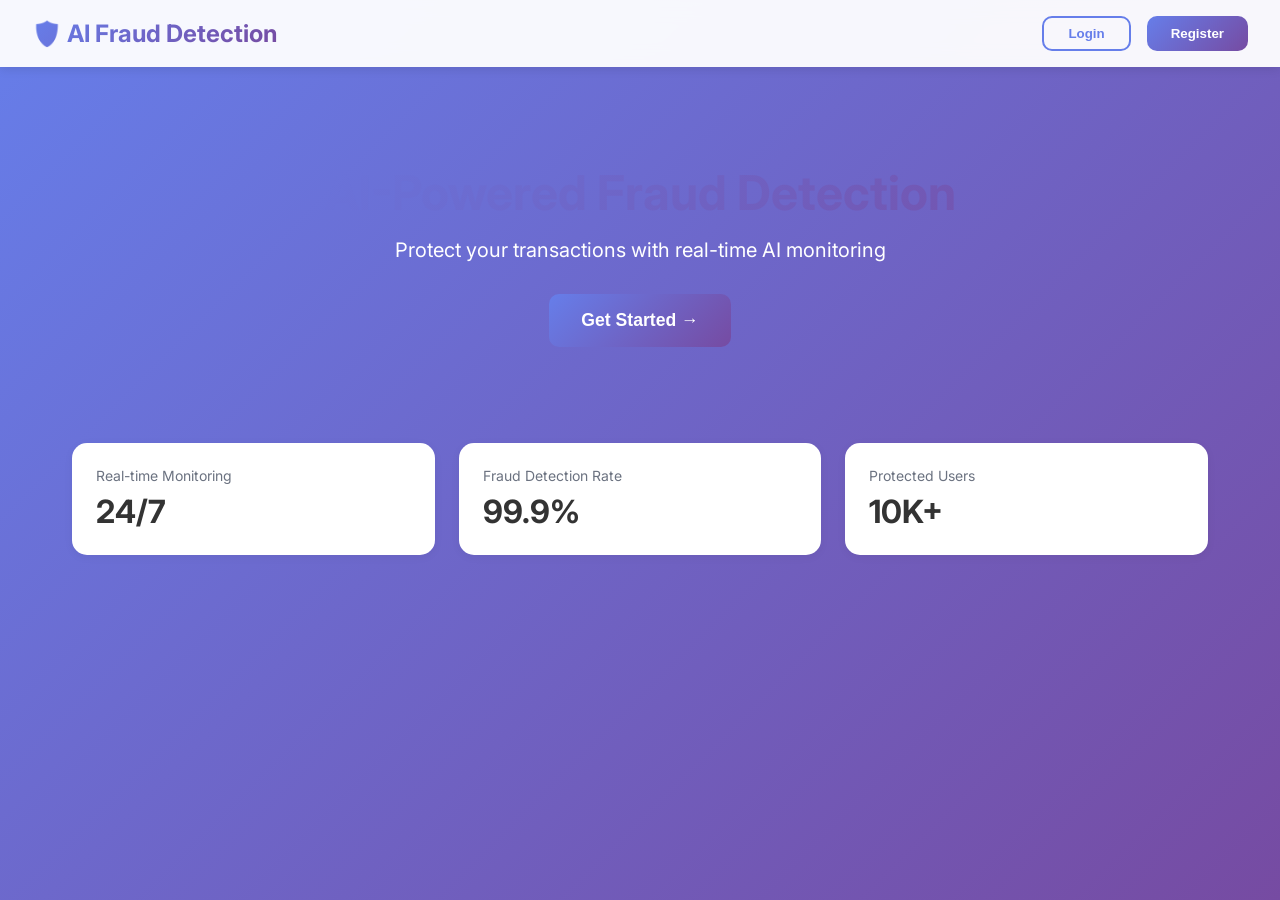
<file: frontend/index.html>
<!DOCTYPE html>
<html lang="en">
<head>
    <meta charset="UTF-8">
    <meta name="viewport" content="width=device-width, initial-scale=1.0">
    <title>AI Fraud Detection System</title>
    <link rel="stylesheet" href="css/style.css">
</head>
<body>
    <div class="navbar">
        <div class="logo">🛡️ AI Fraud Detection</div>
        <div class="nav-buttons">
            <button class="btn btn-outline" onclick="location.href='login.html'">Login</button>
            <button class="btn btn-primary" onclick="location.href='register.html'">Register</button>
        </div>
    </div>

    <div class="container fade-in">
        <div style="text-align: center; padding: 4rem 0;">
            <h1 style="font-size: 3rem; margin-bottom: 1rem; background: linear-gradient(135deg, #667eea 0%, #764ba2 100%); -webkit-background-clip: text; -webkit-text-fill-color: transparent;">
                AI-Powered Fraud Detection
            </h1>
            <p style="font-size: 1.25rem; color: white; margin-bottom: 2rem;">
                Protect your transactions with real-time AI monitoring
            </p>
            <button class="btn btn-primary" style="padding: 1rem 2rem; font-size: 1.1rem;" onclick="location.href='register.html'">
                Get Started →
            </button>
        </div>

        <div class="stats-grid" style="margin-top: 2rem;">
            <div class="stat-card">
                <div class="stat-title">Real-time Monitoring</div>
                <div class="stat-value">24/7</div>
            </div>
            <div class="stat-card">
                <div class="stat-title">Fraud Detection Rate</div>
                <div class="stat-value">99.9%</div>
            </div>
            <div class="stat-card">
                <div class="stat-title">Protected Users</div>
                <div class="stat-value">10K+</div>
            </div>
        </div>
    </div>
</body>
</html>
</file>
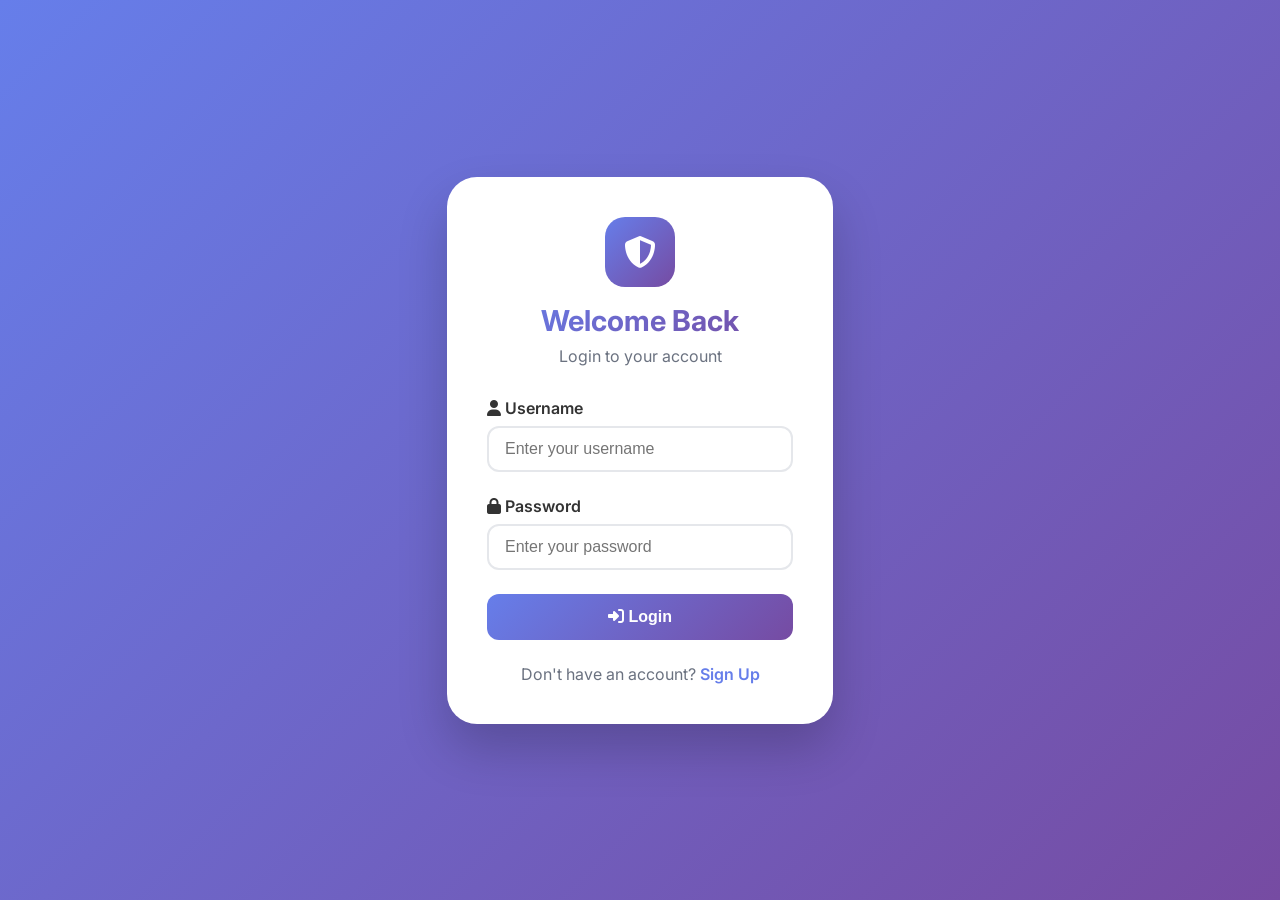
<file: frontend/admin.html>
<!DOCTYPE html>
<html lang="en">
<head>
    <meta charset="UTF-8">
    <meta name="viewport" content="width=device-width, initial-scale=1.0">
    <title>Admin Panel - AI Fraud Detection</title>
    <link rel="stylesheet" href="css/style.css">
</head>
<body>
    <div class="navbar">
        <div class="logo">🛡️ GuardAI Admin</div>
        <div class="nav-buttons">
            <span id="adminName" style="margin-right: 1rem; color: #667eea; font-weight: 600;">Admin</span>
            <button class="btn btn-outline" onclick="logout()">Logout</button>
        </div>
    </div>

    <div class="container fade-in">
        <h1>Transaction Review Panel</h1>
        <p>Review suspicious transactions in real time</p>

        <div class="stats-grid" id="statsGrid">
            <div class="stat-card"><div class="stat-title">Total Transactions</div><div class="stat-value" id="totalTrans">0</div></div>
            <div class="stat-card"><div class="stat-title">Total Users</div><div class="stat-value" id="totalUsers">0</div></div>
            <div class="stat-card"><div class="stat-title">Blocked</div><div class="stat-value" id="blockedCount">0</div></div>
            <div class="stat-card"><div class="stat-title">Approved</div><div class="stat-value" id="approvedCount">0</div></div>
        </div>

        <div style="margin-bottom: 1rem; display: flex; gap: 1rem; flex-wrap: wrap;">
            <button class="btn btn-primary" onclick="filterTransactions('ALL')">ALL</button>
            <button class="btn btn-success" onclick="filterTransactions('APPROVED')">APPROVED</button>
            <button class="btn btn-danger" onclick="filterTransactions('BLOCKED')">BLOCKED</button>
            <button class="btn btn-warning" onclick="filterTransactions('FLAGGED')">FLAGGED</button>
        </div>

        <div class="table-container">
            <table>
                <thead>
                    <tr>
                        <th>ID</th>
                        <th>User</th>
                        <th>Amount</th>
                        <th>Merchant</th>
                        <th>Location</th>
                        <th>Risk Score</th>
                        <th>Status</th>
                        <th>Action</th>
                    </tr>
                </thead>
                <tbody id="transactionTable"></tbody>
            </table>
        </div>
    </div>

    <!-- Include auth.js for logout function -->
    <script src="js/auth.js"></script>
    <script src="js/admin.js"></script>
</body>
</html>
</file>
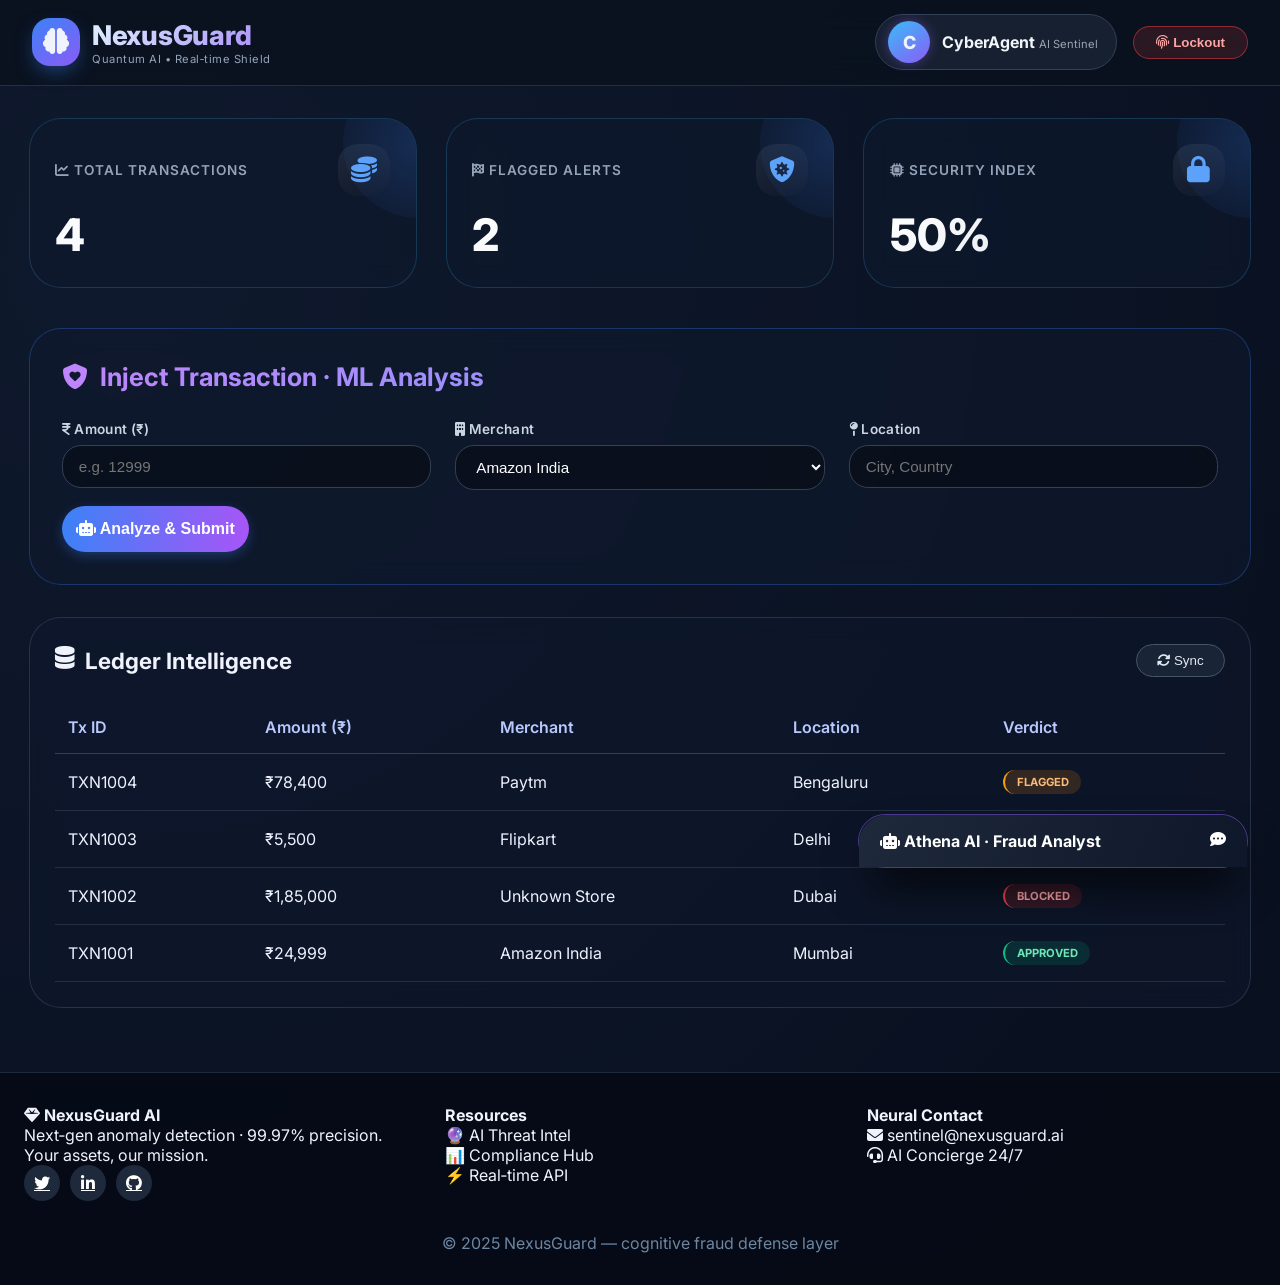
<file: frontend/dashboard.html>
<!DOCTYPE html>
<html lang="en">
<head>
    <meta charset="UTF-8">
    <meta name="viewport" content="width=device-width, initial-scale=1.0, user-scalable=yes">
    <title>NexusGuard | AI Fraud Detection & Intelligence</title>
    <link href="https://fonts.googleapis.com/css2?family=Inter:opsz,wght@14..32,300;14..32,400;14..32,500;14..32,600;14..32,700;14..32,800;14..32,900&display=swap" rel="stylesheet">
    <link rel="stylesheet" href="https://cdnjs.cloudflare.com/ajax/libs/font-awesome/6.4.0/css/all.min.css">
    <style>
        * {
            margin: 0;
            padding: 0;
            box-sizing: border-box;
        }

        body {
            font-family: 'Inter', sans-serif;
            background: radial-gradient(circle at 10% 20%, rgba(15, 25, 45, 1) 0%, rgba(8, 15, 30, 1) 100%);
            min-height: 100vh;
            color: #f0f3fc;
            scroll-behavior: smooth;
        }

        /* Glass morphism core */
        .glass-card {
            background: rgba(20, 30, 55, 0.45);
            backdrop-filter: blur(14px);
            border-radius: 2rem;
            border: 1px solid rgba(110, 130, 200, 0.2);
            box-shadow: 0 20px 40px -12px rgba(0, 0, 0, 0.3);
            transition: all 0.35s cubic-bezier(0.2, 0.9, 0.4, 1.1);
        }

        .glass-card:hover {
            border-color: rgba(110, 130, 255, 0.5);
            box-shadow: 0 25px 45px -12px rgba(0, 0, 0, 0.5);
            transform: translateY(-3px);
        }

        /* Header premium style */
        .header {
            background: rgba(10, 18, 30, 0.75);
            backdrop-filter: blur(16px);
            border-bottom: 1px solid rgba(72, 187, 255, 0.2);
            position: sticky;
            top: 0;
            z-index: 1100;
        }

        .header-container {
            max-width: 1400px;
            margin: 0 auto;
            padding: 0.9rem 2rem;
            display: flex;
            justify-content: space-between;
            align-items: center;
            flex-wrap: wrap;
        }

        .logo {
            display: flex;
            align-items: center;
            gap: 12px;
        }

        .logo-icon {
            width: 48px;
            height: 48px;
            background: linear-gradient(145deg, #3b82f6, #8b5cf6);
            border-radius: 18px;
            display: flex;
            align-items: center;
            justify-content: center;
            font-size: 26px;
            box-shadow: 0 8px 20px -5px #3b82f680;
            transition: 0.2s;
        }

        .logo-text h1 {
            font-size: 1.7rem;
            font-weight: 800;
            background: linear-gradient(135deg, #E0F2FE, #A78BFA);
            -webkit-background-clip: text;
            background-clip: text;
            color: transparent;
            letter-spacing: -0.3px;
        }

        .logo-text p {
            font-size: 0.7rem;
            color: #94a3b8;
            letter-spacing: 0.5px;
        }

        .user-info {
            display: flex;
            align-items: center;
            gap: 12px;
            background: rgba(30, 41, 59, 0.7);
            backdrop-filter: blur(4px);
            padding: 6px 18px 6px 12px;
            border-radius: 60px;
            border: 1px solid #334155;
        }

        .user-avatar {
            width: 42px;
            height: 42px;
            background: linear-gradient(145deg, #38bdf8, #8b5cf6);
            border-radius: 50%;
            display: flex;
            align-items: center;
            justify-content: center;
            font-weight: 800;
            font-size: 18px;
            box-shadow: 0 0 12px rgba(139, 92, 246, 0.4);
        }

        .user-name {
            font-weight: 700;
            color: #f1f5f9;
        }

        .user-role {
            font-size: 0.7rem;
            color: #9ca3af;
        }

        .logout-btn {
            background: rgba(239, 68, 68, 0.15);
            backdrop-filter: blur(4px);
            border: 1px solid rgba(239, 68, 68, 0.5);
            color: #fca5a5;
            padding: 8px 22px;
            border-radius: 40px;
            font-weight: 600;
            transition: 0.25s;
            cursor: pointer;
        }

        .logout-btn:hover {
            background: #ef4444;
            color: white;
            border-color: #ef4444;
            transform: scale(1.02);
            box-shadow: 0 6px 14px #ef444430;
        }

        /* stats grid modern */
        .stats-grid {
            display: grid;
            grid-template-columns: repeat(auto-fit, minmax(270px, 1fr));
            gap: 1.8rem;
            margin-bottom: 2.5rem;
        }

        .stat-card {
            background: rgba(15, 25, 45, 0.65);
            backdrop-filter: blur(12px);
            padding: 1.6rem;
            border-radius: 2rem;
            border: 1px solid rgba(72, 187, 255, 0.2);
            transition: all 0.3s;
            position: relative;
            overflow: hidden;
        }

        .stat-card::after {
            content: '';
            position: absolute;
            top: -30%;
            right: -20%;
            width: 150px;
            height: 150px;
            background: radial-gradient(circle, rgba(59,130,246,0.2), transparent);
            border-radius: 50%;
            pointer-events: none;
        }

        .stat-header {
            display: flex;
            justify-content: space-between;
            align-items: center;
        }

        .stat-title {
            font-size: 0.85rem;
            font-weight: 600;
            letter-spacing: 1px;
            color: #94a3b8;
        }

        .stat-icon {
            width: 52px;
            height: 52px;
            background: linear-gradient(145deg, #1e293b, #0f172a);
            border-radius: 20px;
            display: flex;
            align-items: center;
            justify-content: center;
            font-size: 26px;
            color: #60a5fa;
        }

        .stat-value {
            font-size: 2.8rem;
            font-weight: 800;
            background: linear-gradient(135deg, #FFFFFF, #cbd5e1);
            -webkit-background-clip: text;
            background-clip: text;
            color: transparent;
            margin-top: 0.7rem;
        }

        /* Form styling premium */
        .form-wrapper {
            background: rgba(15, 25, 45, 0.6);
            backdrop-filter: blur(14px);
            border-radius: 2rem;
            padding: 2rem;
            border: 1px solid rgba(59, 130, 246, 0.3);
            margin-bottom: 2rem;
        }

        .form-title {
            font-size: 1.6rem;
            font-weight: 700;
            margin-bottom: 1.8rem;
            display: flex;
            align-items: center;
            gap: 12px;
            background: linear-gradient(120deg, #c084fc, #60a5fa);
            -webkit-background-clip: text;
            background-clip: text;
            color: transparent;
        }

        .form-grid {
            display: grid;
            grid-template-columns: repeat(auto-fit, minmax(250px, 1fr));
            gap: 1.5rem;
        }

        .input-group {
            display: flex;
            flex-direction: column;
            gap: 8px;
        }

        .input-group label {
            font-weight: 600;
            color: #cbd5e1;
            font-size: 0.85rem;
            letter-spacing: 0.3px;
        }

        .input-group input, .input-group select {
            background: rgba(0, 0, 0, 0.35);
            border: 1px solid #334155;
            padding: 12px 16px;
            border-radius: 1.2rem;
            font-size: 0.95rem;
            color: white;
            transition: all 0.2s;
        }

        .input-group input:focus, .input-group select:focus {
            outline: none;
            border-color: #8b5cf6;
            box-shadow: 0 0 0 3px rgba(139, 92, 246, 0.3);
            background: rgba(0, 0, 0, 0.6);
        }

        .submit-btn {
            background: linear-gradient(95deg, #3b82f6, #a855f7);
            border: none;
            padding: 14px;
            border-radius: 2rem;
            font-weight: 700;
            font-size: 1rem;
            margin-top: 1rem;
            cursor: pointer;
            transition: 0.25s;
            color: white;
            box-shadow: 0 4px 12px rgba(59,130,246,0.3);
        }

        .submit-btn:hover {
            transform: scale(1.02);
            box-shadow: 0 12px 24px -8px #8b5cf6;
            background: linear-gradient(95deg, #2563eb, #9333ea);
        }

        /* Table modern glass */
        .table-wrapper {
            background: rgba(15, 25, 45, 0.55);
            backdrop-filter: blur(12px);
            border-radius: 2rem;
            padding: 1.6rem;
            border: 1px solid rgba(100, 116, 139, 0.3);
            overflow-x: auto;
        }

        .table-header {
            display: flex;
            justify-content: space-between;
            align-items: center;
            flex-wrap: wrap;
            margin-bottom: 1.5rem;
        }

        .table-title {
            font-size: 1.4rem;
            font-weight: 700;
            display: flex;
            gap: 10px;
        }

        .refresh-btn {
            background: rgba(30, 41, 59, 0.8);
            border: 1px solid #475569;
            padding: 8px 20px;
            border-radius: 2rem;
            color: #e2e8f0;
            cursor: pointer;
            transition: 0.2s;
        }

        .refresh-btn:hover {
            background: #334155;
            border-color: #8b5cf6;
            transform: translateY(-2px);
        }

        table {
            width: 100%;
            border-collapse: collapse;
        }

        th {
            text-align: left;
            padding: 1rem 0.8rem;
            font-weight: 600;
            color: #b9c8ff;
            border-bottom: 1px solid #334155;
        }

        td {
            padding: 1rem 0.8rem;
            border-bottom: 1px solid rgba(51, 65, 85, 0.6);
            color: #eef2ff;
        }

        tr:hover td {
            background: rgba(59, 130, 246, 0.1);
        }

        .badge {
            padding: 5px 12px;
            border-radius: 40px;
            font-size: 0.7rem;
            font-weight: 700;
            display: inline-block;
            backdrop-filter: blur(4px);
        }

        .badge-approved { background: #05966930; color: #6ee7b7; border-left: 2px solid #10b981; }
        .badge-blocked { background: #dc262630; color: #fca5a5; border-left: 2px solid #ef4444; }
        .badge-flagged { background: #d9770630; color: #fdba74; border-left: 2px solid #f59e0b; }
        .badge-pending { background: #3b82f630; color: #93c5fd; border-left: 2px solid #3b82f6; }

        /* footer premium */
        .footer {
            background: rgba(5, 10, 20, 0.85);
            backdrop-filter: blur(12px);
            margin-top: 4rem;
            padding: 2rem 1.5rem;
            border-top: 1px solid #1e293b;
        }

        .footer-container {
            max-width: 1400px;
            margin: 0 auto;
            display: grid;
            grid-template-columns: repeat(auto-fit, minmax(220px, 1fr));
            gap: 2rem;
        }

        .social-links a {
            display: inline-flex;
            background: #1e293b;
            margin-right: 10px;
            width: 36px;
            height: 36px;
            border-radius: 50%;
            align-items: center;
            justify-content: center;
            transition: 0.2s;
            color: white;
        }

        .social-links a:hover {
            background: #8b5cf6;
            transform: translateY(-3px);
        }

        /* Chatbot elevated */
        .chatbot {
            position: fixed;
            bottom: 2rem;
            right: 2rem;
            width: 390px;
            background: rgba(12, 20, 35, 0.95);
            backdrop-filter: blur(16px);
            border-radius: 28px;
            border: 1px solid rgba(139, 92, 246, 0.5);
            box-shadow: 0 25px 45px -12px black;
            z-index: 1200;
            transition: 0.2s;
        }

        .chat-header {
            background: linear-gradient(115deg, #1e293b, #0f172a);
            padding: 1rem 1.3rem;
            border-radius: 28px 28px 0 0;
            cursor: pointer;
            display: flex;
            justify-content: space-between;
            font-weight: 700;
            color: white;
        }

        .chat-body {
            max-height: 430px;
            overflow-y: auto;
            padding: 1rem;
            display: none;
            background: rgba(0, 0, 0, 0.3);
            border-radius: 0 0 28px 28px;
        }

        .chat-message {
            margin-bottom: 12px;
            padding: 10px 14px;
            border-radius: 20px;
            max-width: 85%;
            font-size: 0.85rem;
        }

        .user-message {
            background: linear-gradient(125deg, #3b82f6, #8b5cf6);
            margin-left: auto;
            color: white;
            border-radius: 22px 22px 6px 22px;
        }

        .bot-message {
            background: #1e293b;
            color: #e2e8f0;
            margin-right: auto;
            border-radius: 22px 22px 22px 6px;
        }

        .chat-input-container {
            display: flex;
            padding: 12px;
            gap: 8px;
            background: #0f172a;
            border-top: 1px solid #334155;
        }

        .chat-input-container input {
            background: #1e293b;
            border: none;
            padding: 10px 14px;
            border-radius: 28px;
            color: white;
            flex: 1;
        }

        /* responsiveness */
        @media (max-width: 680px) {
            .header-container { flex-direction: column; gap: 12px; }
            .chatbot { width: 92%; right: 4%; bottom: 1rem; }
            .stat-value { font-size: 2rem; }
        }
    </style>
</head>
<body>

<header class="header">
    <div class="header-container">
        <div class="logo">
            <div class="logo-icon"><i class="fas fa-brain"></i></div>
            <div class="logo-text">
                <h1>NexusGuard</h1>
                <p>Quantum AI • Real‑time Shield</p>
            </div>
        </div>
        <div class="nav-menu" style="display: flex; align-items: center; gap: 1rem;">
            <div class="user-info">
                <div class="user-avatar" id="userAvatar">U</div>
                <div class="user-details">
                    <span class="user-name" id="userName">Explorer</span>
                    <span class="user-role">AI Sentinel</span>
                </div>
            </div>
            <button class="logout-btn" onclick="logout()"><i class="fas fa-fingerprint"></i> Lockout</button>
        </div>
    </div>
</header>

<main class="main-container" style="max-width: 1400px; margin: 2rem auto; padding: 0 1.8rem;">
    <!-- Dynamic stats -->
    <div class="stats-grid">
        <div class="stat-card"><div class="stat-header"><span class="stat-title"><i class="fas fa-chart-line"></i> TOTAL TRANSACTIONS</span><div class="stat-icon"><i class="fas fa-coins"></i></div></div><div class="stat-value" id="myTransactions">0</div></div>
        <div class="stat-card"><div class="stat-header"><span class="stat-title"><i class="fas fa-flag-checkered"></i> FLAGGED ALERTS</span><div class="stat-icon"><i class="fas fa-shield-virus"></i></div></div><div class="stat-value" id="alerts">0</div></div>
        <div class="stat-card"><div class="stat-header"><span class="stat-title"><i class="fas fa-microchip"></i> SECURITY INDEX</span><div class="stat-icon"><i class="fas fa-lock"></i></div></div><div class="stat-value" id="securityScore">100%</div></div>
    </div>

    <!-- Transaction form premium -->
    <div class="form-wrapper">
        <div class="form-title"><i class="fas fa-shield-heart"></i> <span>Inject Transaction · ML Analysis</span></div>
        <form id="transactionForm">
            <div class="form-grid">
                <div class="input-group"><label><i class="fas fa-indian-rupee-sign"></i> Amount (₹)</label><input type="number" id="amount" placeholder="e.g. 12999" required></div>
                <div class="input-group"><label><i class="fas fa-building"></i> Merchant</label><select id="merchant"><option>Amazon India</option><option>Flipkart</option><option>Paytm</option><option>RazorPayX</option><option>Other</option></select></div>
                <div class="input-group"><label><i class="fas fa-map-pin"></i> Location</label><input type="text" id="location" placeholder="City, Country" required></div>
            </div>
            <button type="submit" class="submit-btn"><i class="fas fa-robot"></i> Analyze & Submit</button>
        </form>
    </div>

    <!-- History Table glass -->
    <div class="table-wrapper">
        <div class="table-header"><div class="table-title"><i class="fas fa-database"></i> <span>Ledger Intelligence</span></div><button class="refresh-btn" onclick="loadTransactions()"><i class="fas fa-sync-alt"></i> Sync</button></div>
        <div style="overflow-x: auto;">
            <table>
                <thead><tr><th>Tx ID</th><th>Amount (₹)</th><th>Merchant</th><th>Location</th><th>Verdict</th></tr></thead>
                <tbody id="transactionHistory"><tr><td colspan="5" style="text-align:center;">Syncing encrypted ledger...</td></tr></tbody>
            </table>
        </div>
    </div>
</main>

<footer class="footer">
    <div class="footer-container">
        <div class="footer-section"><h4><i class="fas fa-gem"></i> NexusGuard AI</h4><p>Next‑gen anomaly detection · 99.97% precision. Your assets, our mission.</p><div class="social-links"><a href="#"><i class="fab fa-twitter"></i></a><a href="#"><i class="fab fa-linkedin-in"></i></a><a href="#"><i class="fab fa-github"></i></a></div></div>
        <div class="footer-section"><h4>Resources</h4><p>🔮 AI Threat Intel</p><p>📊 Compliance Hub</p><p>⚡ Real‑time API</p></div>
        <div class="footer-section"><h4>Neural Contact</h4><p><i class="fas fa-envelope"></i> sentinel@nexusguard.ai</p><p><i class="fas fa-headset"></i> AI Concierge 24/7</p></div>
    </div>
    <div class="footer-bottom" style="text-align:center; margin-top: 2rem; color:#6c86a3;">&copy; 2025 NexusGuard — cognitive fraud defense layer</div>
</footer>

<!-- Chatbot assistant -->
<div class="chatbot">
    <div class="chat-header" onclick="toggleChat()"><span><i class="fas fa-robot"></i> Athena AI · Fraud Analyst</span><i class="fas fa-comment-dots"></i></div>
    <div class="chat-body" id="chatBody">
        <div class="chat-message bot-message"><i class="fas fa-microchip"></i> ⚡ I'm Athena, your fraud co-pilot. Ask me about risk patterns, transaction rules, or security tips!</div>
        <div class="chat-input-container"><input type="text" id="chatInput" placeholder="Ask about fraud thresholds..."><button class="submit-btn" onclick="sendMessage()" style="padding:8px 18px;">Send</button></div>
    </div>
</div>

<script>
    // ----- GLOBAL STATE & MOCK BACKEND (simulate realistic fraud) -----
    let transactionsArray = [];

    // load initial demo data
    function seedDemoData() {
        const stored = localStorage.getItem('nexus_transactions');
        if(stored) {
            transactionsArray = JSON.parse(stored);
        } else {
            transactionsArray = [
                { id: "TXN1001", amount: 24999, receiverId: "Amazon India", senderLocation: "Mumbai", status: "APPROVED", riskLevel: "LOW", timestamp: Date.now() - 86400000 },
                { id: "TXN1002", amount: 185000, receiverId: "Unknown Store", senderLocation: "Dubai", status: "BLOCKED", riskLevel: "CRITICAL", timestamp: Date.now() - 43200000 },
                { id: "TXN1003", amount: 5500, receiverId: "Flipkart", senderLocation: "Delhi", status: "APPROVED", riskLevel: "LOW", timestamp: Date.now() - 21600000 },
                { id: "TXN1004", amount: 78400, receiverId: "Paytm", senderLocation: "Bengaluru", status: "FLAGGED", riskLevel: "MEDIUM", timestamp: Date.now() - 7200000 }
            ];
            localStorage.setItem('nexus_transactions', JSON.stringify(transactionsArray));
        }
        updateStatsAndTable();
    }

    function updateStatsAndTable() {
        const tbody = document.getElementById('transactionHistory');
        if(!transactionsArray.length) {
            tbody.innerHTML = '<tr><td colspan="5" style="text-align:center;">✨ No transactions, add new one</td></tr>';
            document.getElementById('myTransactions').innerText = '0';
            document.getElementById('alerts').innerText = '0';
            document.getElementById('securityScore').innerText = '100%';
            return;
        }
        tbody.innerHTML = '';
        let alerted = 0;
        transactionsArray.slice().reverse().forEach(t => {
            const status = t.status || 'PENDING';
            let badgeClass = 'badge-pending';
            if(status === 'APPROVED') badgeClass = 'badge-approved';
            else if(status === 'BLOCKED') badgeClass = 'badge-blocked';
            else if(status === 'FLAGGED') badgeClass = 'badge-flagged';
            if(status === 'FLAGGED' || status === 'BLOCKED') alerted++;
            tbody.innerHTML += `<tr>
                <td>${t.id || t.transactionId || 'TX'+Math.floor(Math.random()*9999)}</td>
                <td>₹${(t.amount || 0).toLocaleString('en-IN')}</td>
                <td>${t.receiverId || 'N/A'}</td>
                <td>${t.senderLocation || 'Global'}</td>
                <td><span class="badge ${badgeClass}">${status}</span></td>
            </tr>`;
        });
        document.getElementById('myTransactions').innerText = transactionsArray.length;
        document.getElementById('alerts').innerText = alerted;
        let safeScore = transactionsArray.length ? ((transactionsArray.length - alerted) / transactionsArray.length * 100).toFixed(0) : 100;
        document.getElementById('securityScore').innerText = safeScore + '%';
    }

    // intelligent fraud detection simulator (dynamic rules)
    function evaluateFraudRisk(amount, merchant, location) {
        let riskScore = 0;
        let reason = "";
        if(amount > 75000) { riskScore += 45; reason = "High amount > ₹75k"; }
        else if(amount > 35000) { riskScore += 20; reason = "Moderate amount"; }
        if(merchant === "Other") { riskScore += 30; reason += " + untrusted merchant"; }
        if(location && (location.toLowerCase().includes('abroad') || location.toLowerCase().includes('nigeria') || location.toLowerCase().includes('dark'))) riskScore += 35;
        if(amount > 200000) riskScore = 95;
        if(riskScore >= 70) return { status: "BLOCKED", riskLevel: "HIGH", message: "🚨 Blocked: Suspicious pattern" };
        if(riskScore >= 40) return { status: "FLAGGED", riskLevel: "MEDIUM", message: "⚠️ Flagged for manual review" };
        return { status: "APPROVED", riskLevel: "LOW", message: "✅ AI cleared" };
    }

    // add transaction with AI verdict
    window.addTransaction = async function(transaction) {
        const newId = "TXN" + (Math.floor(Math.random() * 90000) + 10000);
        const fraudEval = evaluateFraudRisk(transaction.amount, transaction.receiverId, transaction.senderLocation);
        const newTx = {
            id: newId,
            amount: transaction.amount,
            receiverId: transaction.receiverId,
            senderLocation: transaction.senderLocation,
            status: fraudEval.status,
            riskLevel: fraudEval.riskLevel,
            timestamp: Date.now()
        };
        transactionsArray.unshift(newTx);
        localStorage.setItem('nexus_transactions', JSON.stringify(transactionsArray));
        updateStatsAndTable();
        return fraudEval;
    };

    // form handler
    document.getElementById('transactionForm')?.addEventListener('submit', async (e) => {
        e.preventDefault();
        const username = localStorage.getItem('username') || "Sentinel";
        const amountVal = parseFloat(document.getElementById('amount').value);
        if(isNaN(amountVal) || amountVal <= 0) { alert("Enter valid amount"); return; }
        const merchant = document.getElementById('merchant').value;
        const location = document.getElementById('location').value.trim();
        if(!location) { alert("Location required for risk mapping"); return; }
        const txData = {
            amount: amountVal,
            receiverId: merchant,
            senderLocation: location,
        };
        const result = await window.addTransaction(txData);
        alert(`🤖 AI Decision: ${result.status}\nRisk: ${result.riskLevel}\n${result.message}`);
        document.getElementById('transactionForm').reset();
    });

    // load from localstorage on refresh
    window.loadTransactions = function() {
        const stored = localStorage.getItem('nexus_transactions');
        if(stored) transactionsArray = JSON.parse(stored);
        updateStatsAndTable();
    };

    // Logout & user info
    window.logout = function() {
        localStorage.removeItem('username');
        alert("Session terminated. Redirecting to login...");
        window.location.href = "login.html";
    };
    const storedUser = localStorage.getItem('username');
    if(storedUser) {
        document.getElementById('userName').innerText = storedUser;
        document.getElementById('userAvatar').innerText = storedUser.charAt(0).toUpperCase();
    } else {
        localStorage.setItem('username', 'CyberAgent');
        document.getElementById('userName').innerText = 'CyberAgent';
        document.getElementById('userAvatar').innerText = 'C';
    }
    seedDemoData();

    // ----- CHATBOT INTELLIGENCE (simulate smart responses)-----
    window.toggleChat = function() {
        const body = document.getElementById('chatBody');
        if(body.style.display === 'none' || body.style.display === '') body.style.display = 'block';
        else body.style.display = 'none';
    };
    window.sendMessage = function() {
        const input = document.getElementById('chatInput');
        const msg = input.value.trim();
        if(!msg) return;
        const chatBodyDiv = document.getElementById('chatBody');
        const userMsgDiv = document.createElement('div');
        userMsgDiv.className = 'chat-message user-message';
        userMsgDiv.innerHTML = `<i class="fas fa-user"></i> ${escapeHtml(msg)}`;
        chatBodyDiv.insertBefore(userMsgDiv, chatBodyDiv.querySelector('.chat-input-container'));
        setTimeout(() => {
            const botReply = getBotResponse(msg.toLowerCase());
            const botMsgDiv = document.createElement('div');
            botMsgDiv.className = 'chat-message bot-message';
            botMsgDiv.innerHTML = `<i class="fas fa-robot"></i> ${botReply}`;
            chatBodyDiv.insertBefore(botMsgDiv, chatBodyDiv.querySelector('.chat-input-container'));
            chatBodyDiv.scrollTop = chatBodyDiv.scrollHeight;
        }, 400);
        input.value = '';
        chatBodyDiv.scrollTop = chatBodyDiv.scrollHeight;
    };
    function getBotResponse(q) {
        if(q.includes('fraud') || q.includes('risk')) return "🛡️ Our AI uses amount velocity, merchant reputation & location anomalies. Transactions > ₹75k or 'Other' merchants get flagged. We also monitor cross-border patterns.";
        if(q.includes('block') || q.includes('blocked')) return "⛔ A transaction is blocked when risk score exceeds 70% — usually high amount + unusual merchant + risky location. You can review details in ledger.";
        if(q.includes('score') || q.includes('security')) return "📈 Security index is based on approved vs suspicious ratio. Keep your transactions legitimate to maintain high score!";
        if(q.includes('alert')) return "⚠️ Flagged transactions appear in orange; you can investigate them. Our AI constantly learns from new data to improve.";
        return "💡 I can explain fraud thresholds, how our model works, or help interpret transaction status. Ask about 'fraud' or 'blocked'!";
    }
    function escapeHtml(str) {
        return str.replace(/[&<>]/g, function(m) {
            if(m === '&') return '&amp;';
            if(m === '<') return '&lt;';
            if(m === '>') return '&gt;';
            return m;
        });
    }
    // ensure chat default visible if needed
    document.addEventListener('DOMContentLoaded', () => {
        const chatBody = document.getElementById('chatBody');
        if(chatBody) chatBody.style.display = 'none';
    });
</script>
</body>
</html>
</file>
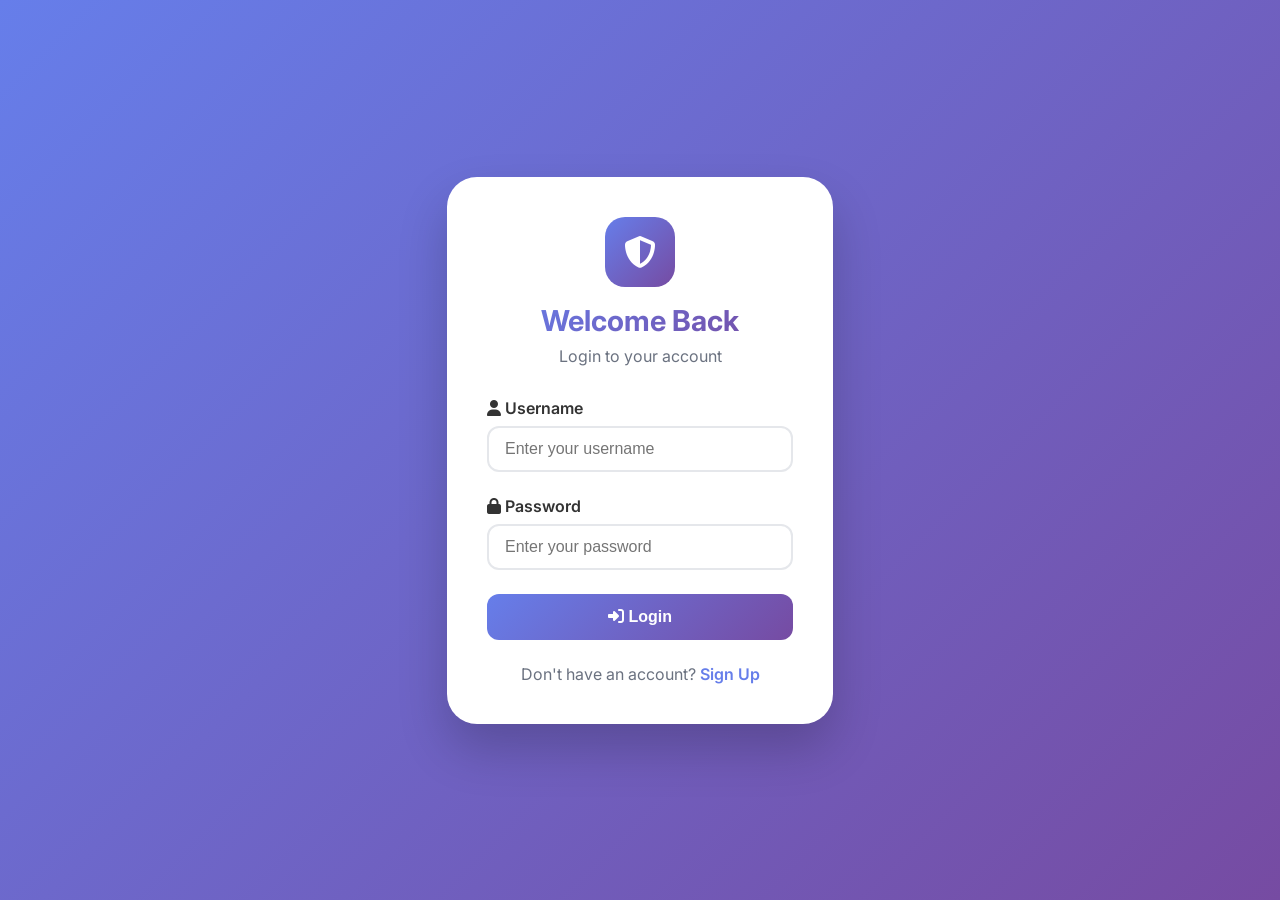
<file: frontend/login.html>
<!DOCTYPE html>
<html lang="en">
<head>
    <meta charset="UTF-8">
    <meta name="viewport" content="width=device-width, initial-scale=1.0">
    <title>Login - GuardAI</title>
    <link href="https://fonts.googleapis.com/css2?family=Inter:wght@300;400;500;600;700;800&display=swap" rel="stylesheet">
    <link rel="stylesheet" href="https://cdnjs.cloudflare.com/ajax/libs/font-awesome/6.4.0/css/all.min.css">
    <style>
        * {
            margin: 0;
            padding: 0;
            box-sizing: border-box;
        }

        body {
            font-family: 'Inter', sans-serif;
            background: linear-gradient(135deg, #667eea 0%, #764ba2 100%);
            min-height: 100vh;
            display: flex;
            align-items: center;
            justify-content: center;
        }

        .login-container {
            width: 100%;
            max-width: 450px;
            padding: 2rem;
        }

        .login-card {
            background: white;
            border-radius: 30px;
            padding: 2.5rem;
            box-shadow: 0 25px 50px rgba(0,0,0,0.2);
            animation: fadeInUp 0.6s ease;
        }

        @keyframes fadeInUp {
            from {
                opacity: 0;
                transform: translateY(30px);
            }
            to {
                opacity: 1;
                transform: translateY(0);
            }
        }

        .logo {
            text-align: center;
            margin-bottom: 2rem;
        }

        .logo-icon {
            width: 70px;
            height: 70px;
            background: linear-gradient(135deg, #667eea 0%, #764ba2 100%);
            border-radius: 20px;
            display: flex;
            align-items: center;
            justify-content: center;
            margin: 0 auto 1rem;
            font-size: 32px;
            color: white;
        }

        .logo h1 {
            font-size: 1.8rem;
            background: linear-gradient(135deg, #667eea 0%, #764ba2 100%);
            -webkit-background-clip: text;
            -webkit-text-fill-color: transparent;
        }

        .logo p {
            color: #6b7280;
            margin-top: 0.5rem;
        }

        .input-group {
            margin-bottom: 1.5rem;
        }

        .input-group label {
            display: block;
            margin-bottom: 0.5rem;
            font-weight: 600;
            color: #333;
        }

        .input-group input {
            width: 100%;
            padding: 12px 16px;
            border: 2px solid #e5e7eb;
            border-radius: 12px;
            font-size: 1rem;
            transition: all 0.3s ease;
        }

        .input-group input:focus {
            outline: none;
            border-color: #667eea;
            box-shadow: 0 0 0 3px rgba(102, 126, 234, 0.1);
        }

        .login-btn {
            width: 100%;
            background: linear-gradient(135deg, #667eea 0%, #764ba2 100%);
            color: white;
            border: none;
            padding: 14px;
            border-radius: 12px;
            font-size: 1rem;
            font-weight: 600;
            cursor: pointer;
            transition: all 0.3s ease;
        }

        .login-btn:hover {
            transform: translateY(-2px);
            box-shadow: 0 10px 25px rgba(102, 126, 234, 0.3);
        }

        .register-link {
            text-align: center;
            margin-top: 1.5rem;
            color: #6b7280;
        }

        .register-link a {
            color: #667eea;
            text-decoration: none;
            font-weight: 600;
        }

        .register-link a:hover {
            text-decoration: underline;
        }
    </style>
</head>
<body>
    <div class="login-container">
        <div class="login-card">
            <div class="logo">
                <div class="logo-icon">
                    <i class="fas fa-shield-alt"></i>
                </div>
                <h1>Welcome Back</h1>
                <p>Login to your account</p>
            </div>
            <form onsubmit="event.preventDefault(); loginUser();">
                <div class="input-group">
                    <label><i class="fas fa-user"></i> Username</label>
                    <input type="text" id="username" placeholder="Enter your username" required>
                </div>
                <div class="input-group">
                    <label><i class="fas fa-lock"></i> Password</label>
                    <input type="password" id="password" placeholder="Enter your password" required>
                </div>
                <button type="submit" class="login-btn">
                    <i class="fas fa-sign-in-alt"></i> Login
                </button>
            </form>
            <div class="register-link">
                Don't have an account? <a href="register.html">Sign Up</a>
            </div>
        </div>
    </div>
    <script src="js/auth.js"></script>
</body>
</html>
</file>
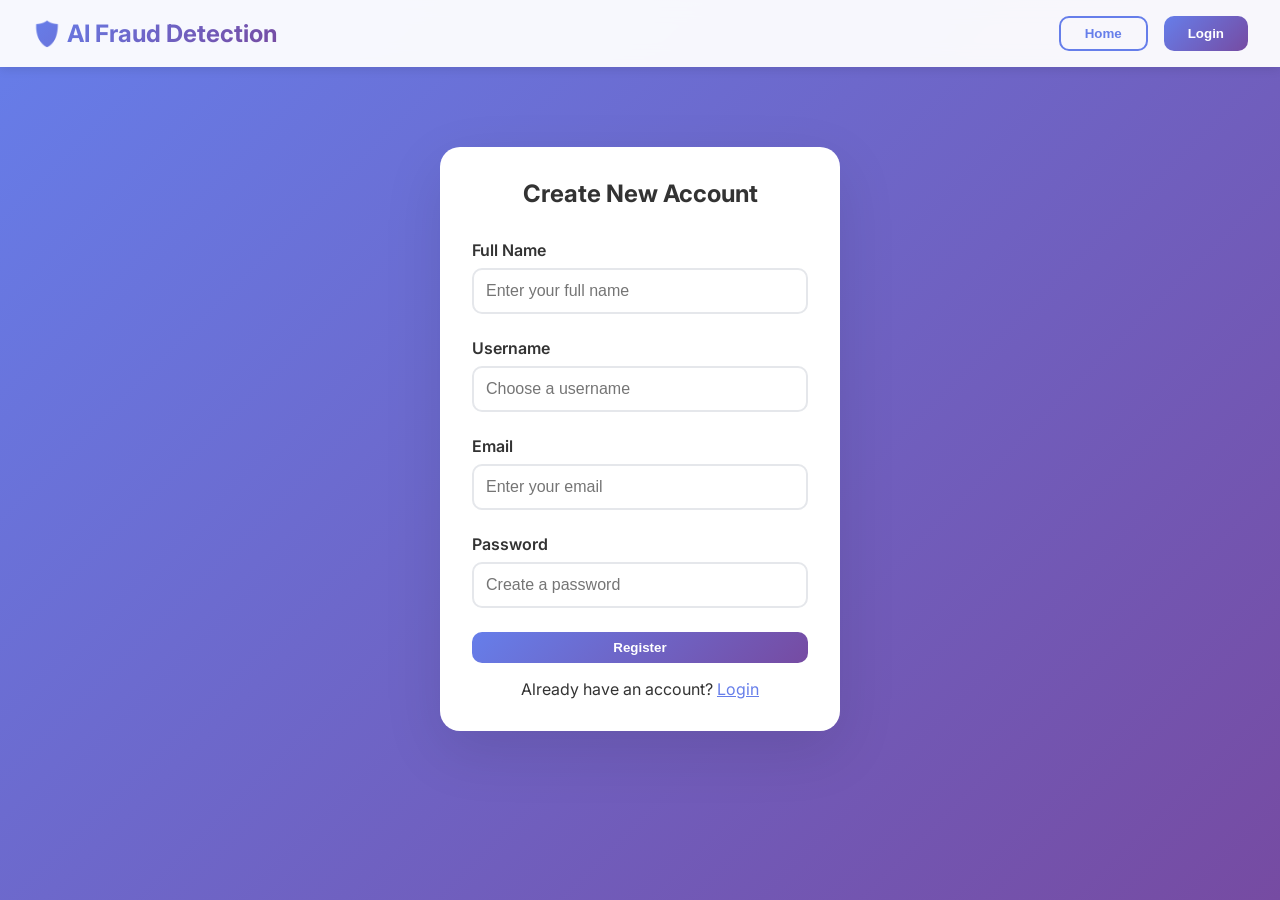
<file: frontend/register.html>
<!DOCTYPE html>
<html lang="en">
<head>
    <meta charset="UTF-8">
    <meta name="viewport" content="width=device-width, initial-scale=1.0">
    <title>Register - AI Fraud Detection</title>
    <link rel="stylesheet" href="css/style.css">
</head>
<body>
    <div class="navbar">
        <div class="logo">🛡️ AI Fraud Detection</div>
        <div class="nav-buttons">
            <button class="btn btn-outline" onclick="location.href='index.html'">Home</button>
            <button class="btn btn-primary" onclick="location.href='login.html'">Login</button>
        </div>
    </div>

    <div class="container fade-in">
        <div class="form-container">
            <h2 style="text-align: center; margin-bottom: 2rem;">Create New Account</h2>
            <form id="registerForm" onsubmit="event.preventDefault(); registerUser();">
                <div class="form-group">
                    <label>Full Name</label>
                    <input type="text" id="fullname" placeholder="Enter your full name" required>
                </div>
                <div class="form-group">
                    <label>Username</label>
                    <input type="text" id="username" placeholder="Choose a username" required>
                </div>
                <div class="form-group">
                    <label>Email</label>
                    <input type="email" id="email" placeholder="Enter your email" required>
                </div>
                <div class="form-group">
                    <label>Password</label>
                    <input type="password" id="password" placeholder="Create a password" required>
                </div>
                <button type="submit" class="btn btn-primary" style="width: 100%;">Register</button>
            </form>
            <p style="text-align: center; margin-top: 1rem;">
                Already have an account? <a href="login.html" style="color: #667eea;">Login</a>
            </p>
        </div>
    </div>

    <script src="js/auth.js"></script>
</body>
</html>
</file>
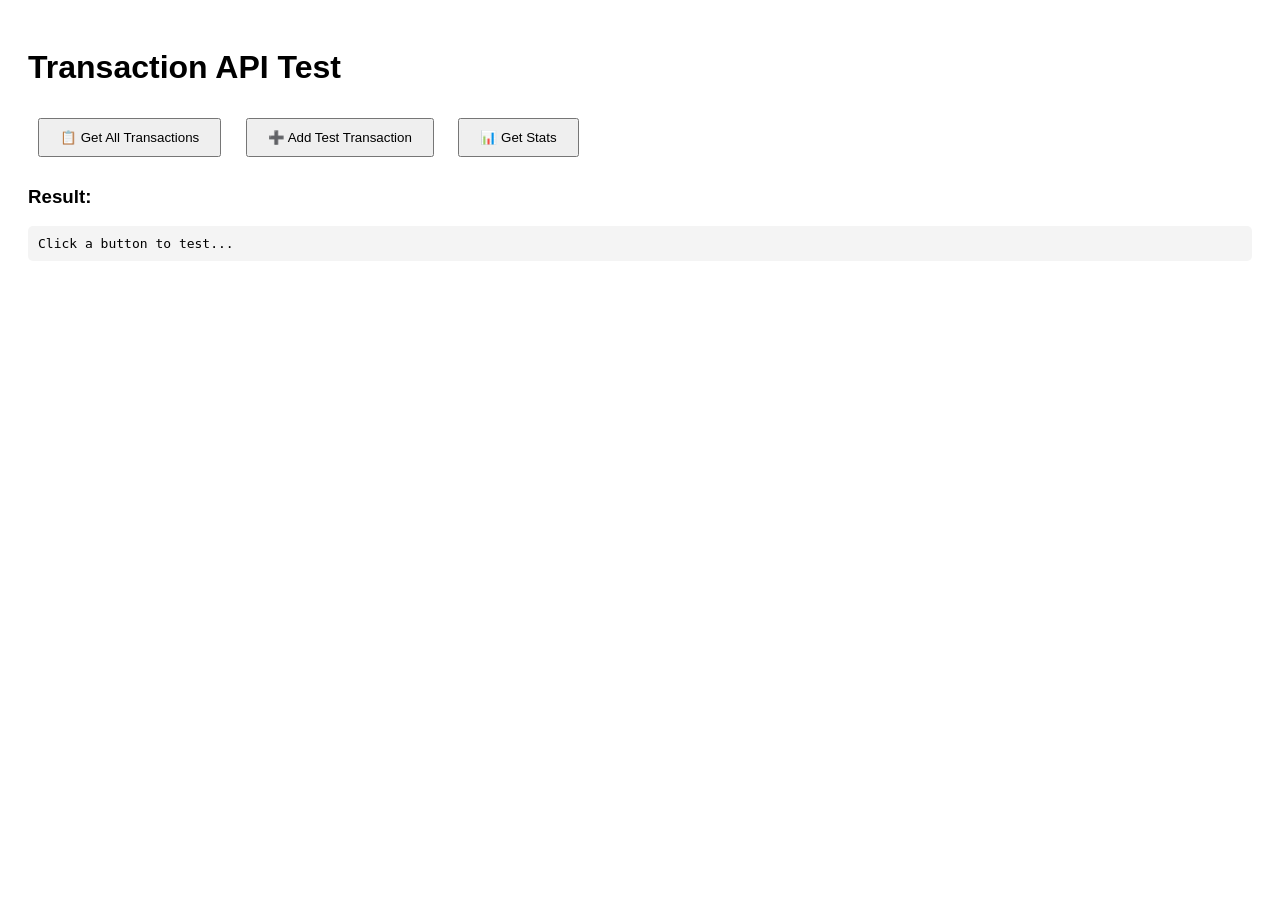
<file: frontend/test.html>
<!DOCTYPE html>
<html>
<head>
    <title>Test Transaction API</title>
    <style>
        body { font-family: Arial; padding: 20px; }
        button { padding: 10px 20px; margin: 10px; cursor: pointer; }
        pre { background: #f4f4f4; padding: 10px; border-radius: 5px; }
        .success { color: green; }
        .error { color: red; }
    </style>
</head>
<body>
    <h1>Transaction API Test</h1>
    
    <button onclick="testGetTransactions()">📋 Get All Transactions</button>
    <button onclick="testAddTransaction()">➕ Add Test Transaction</button>
    <button onclick="testStats()">📊 Get Stats</button>
    
    <h3>Result:</h3>
    <pre id="result">Click a button to test...</pre>

    <script>
        const API_URL = 'http://localhost:8080/api';
        
        async function testGetTransactions() {
            const resultDiv = document.getElementById('result');
            resultDiv.innerHTML = 'Loading...';
            
            try {
                const response = await fetch(`${API_URL}/transactions/all`);
                const data = await response.json();
                resultDiv.innerHTML = JSON.stringify(data, null, 2);
                resultDiv.className = 'success';
                console.log('Transactions:', data);
            } catch (error) {
                resultDiv.innerHTML = `Error: ${error.message}\n\nMake sure backend is running on port 8080`;
                resultDiv.className = 'error';
                console.error('Error:', error);
            }
        }
        
        async function testAddTransaction() {
            const resultDiv = document.getElementById('result');
            resultDiv.innerHTML = 'Adding transaction...';
            
            const transaction = {
                amount: 5000,
                senderId: 'testuser',
                receiverId: 'Amazon Test',
                senderLocation: 'Mumbai',
                receiverLocation: 'Mumbai',
                paymentMethod: 'ONLINE',
                currency: 'INR'
            };
            
            try {
                const response = await fetch(`${API_URL}/transactions/add`, {
                    method: 'POST',
                    headers: { 'Content-Type': 'application/json' },
                    body: JSON.stringify(transaction)
                });
                const data = await response.json();
                resultDiv.innerHTML = JSON.stringify(data, null, 2);
                resultDiv.className = 'success';
                console.log('Added:', data);
            } catch (error) {
                resultDiv.innerHTML = `Error: ${error.message}`;
                resultDiv.className = 'error';
                console.error('Error:', error);
            }
        }
        
        async function testStats() {
            const resultDiv = document.getElementById('result');
            resultDiv.innerHTML = 'Loading stats...';
            
            try {
                const response = await fetch(`${API_URL}/transactions/stats`);
                const data = await response.json();
                resultDiv.innerHTML = JSON.stringify(data, null, 2);
                resultDiv.className = 'success';
                console.log('Stats:', data);
            } catch (error) {
                resultDiv.innerHTML = `Error: ${error.message}`;
                resultDiv.className = 'error';
                console.error('Error:', error);
            }
        }
    </script>
</body>
</html>
</file>
<file: frontend/css/style.css>
@import url('https://fonts.googleapis.com/css2?family=Inter:wght@300;400;500;600;700;800&display=swap');

* {
    margin: 0;
    padding: 0;
    box-sizing: border-box;
}

body {
    font-family: 'Inter', sans-serif;
    background: linear-gradient(135deg, #667eea 0%, #764ba2 100%);
    min-height: 100vh;
    color: #333;
}

/* Glassmorphism Effect */
.glass-card {
    background: rgba(255, 255, 255, 0.95);
    backdrop-filter: blur(10px);
    border-radius: 20px;
    box-shadow: 0 8px 32px 0 rgba(31, 38, 135, 0.37);
}

/* Navbar */
.navbar {
    background: rgba(255, 255, 255, 0.95);
    backdrop-filter: blur(10px);
    padding: 1rem 2rem;
    display: flex;
    justify-content: space-between;
    align-items: center;
    box-shadow: 0 2px 10px rgba(0,0,0,0.1);
}

.logo {
    font-size: 1.5rem;
    font-weight: bold;
    background: linear-gradient(135deg, #667eea 0%, #764ba2 100%);
    -webkit-background-clip: text;
    -webkit-text-fill-color: transparent;
}

.nav-buttons {
    display: flex;
    gap: 1rem;
}

.btn {
    padding: 0.5rem 1.5rem;
    border: none;
    border-radius: 10px;
    cursor: pointer;
    font-weight: 600;
    transition: all 0.3s ease;
}

.btn-primary {
    background: linear-gradient(135deg, #667eea 0%, #764ba2 100%);
    color: white;
}

.btn-primary:hover {
    transform: translateY(-2px);
    box-shadow: 0 5px 15px rgba(102, 126, 234, 0.4);
}

.btn-outline {
    background: transparent;
    border: 2px solid #667eea;
    color: #667eea;
}

.btn-outline:hover {
    background: #667eea;
    color: white;
}

.btn-danger {
    background: #ef4444;
    color: white;
}

.btn-success {
    background: #10b981;
    color: white;
}

.btn-warning {
    background: #f59e0b;
    color: white;
}

/* Container */
.container {
    max-width: 1200px;
    margin: 0 auto;
    padding: 2rem;
}

/* Forms */
.form-container {
    max-width: 400px;
    margin: 3rem auto;
    padding: 2rem;
    background: white;
    border-radius: 20px;
    box-shadow: 0 20px 60px rgba(0,0,0,0.1);
}

.form-group {
    margin-bottom: 1.5rem;
}

.form-group label {
    display: block;
    margin-bottom: 0.5rem;
    font-weight: 600;
    color: #333;
}

.form-group input, .form-group select {
    width: 100%;
    padding: 0.75rem;
    border: 2px solid #e5e7eb;
    border-radius: 10px;
    font-size: 1rem;
    transition: all 0.3s ease;
}

.form-group input:focus, .form-group select:focus {
    outline: none;
    border-color: #667eea;
    box-shadow: 0 0 0 3px rgba(102, 126, 234, 0.1);
}

/* Dashboard Stats */
.stats-grid {
    display: grid;
    grid-template-columns: repeat(auto-fit, minmax(250px, 1fr));
    gap: 1.5rem;
    margin-bottom: 2rem;
}

.stat-card {
    background: white;
    padding: 1.5rem;
    border-radius: 15px;
    box-shadow: 0 2px 10px rgba(0,0,0,0.05);
    transition: all 0.3s ease;
}

.stat-card:hover {
    transform: translateY(-5px);
    box-shadow: 0 10px 30px rgba(0,0,0,0.1);
}

.stat-title {
    font-size: 0.875rem;
    color: #6b7280;
    margin-bottom: 0.5rem;
}

.stat-value {
    font-size: 2rem;
    font-weight: bold;
    color: #333;
}

/* Table */
.table-container {
    background: white;
    border-radius: 15px;
    overflow-x: auto;
    box-shadow: 0 2px 10px rgba(0,0,0,0.05);
}

table {
    width: 100%;
    border-collapse: collapse;
}

th {
    background: #f9fafb;
    padding: 1rem;
    text-align: left;
    font-weight: 600;
    color: #374151;
}

td {
    padding: 1rem;
    border-bottom: 1px solid #e5e7eb;
}

tr:hover {
    background: #f9fafb;
}

.badge {
    padding: 0.25rem 0.75rem;
    border-radius: 20px;
    font-size: 0.75rem;
    font-weight: 600;
    display: inline-block;
}

.badge-approved {
    background: #d1fae5;
    color: #065f46;
}

.badge-blocked {
    background: #fee2e2;
    color: #991b1b;
}

.badge-flagged {
    background: #fed7aa;
    color: #92400e;
}

/* Chatbot */
.chatbot {
    position: fixed;
    bottom: 2rem;
    right: 2rem;
    width: 350px;
    background: white;
    border-radius: 20px;
    box-shadow: 0 20px 60px rgba(0,0,0,0.2);
    overflow: hidden;
    z-index: 1000;
}

.chat-header {
    background: linear-gradient(135deg, #667eea 0%, #764ba2 100%);
    color: white;
    padding: 1rem;
    cursor: pointer;
    display: flex;
    justify-content: space-between;
    align-items: center;
}

.chat-body {
    max-height: 400px;
    overflow-y: auto;
    padding: 1rem;
    display: none;
}

.chat-message {
    margin-bottom: 1rem;
    padding: 0.5rem 1rem;
    border-radius: 10px;
}

.user-message {
    background: #667eea;
    color: white;
    text-align: right;
}

.bot-message {
    background: #f3f4f6;
    color: #333;
}

.chat-input {
    display: flex;
    padding: 1rem;
    border-top: 1px solid #e5e7eb;
}

.chat-input input {
    flex: 1;
    padding: 0.5rem;
    border: 1px solid #e5e7eb;
    border-radius: 10px;
    margin-right: 0.5rem;
}

/* Animations */
@keyframes fadeIn {
    from {
        opacity: 0;
        transform: translateY(20px);
    }
    to {
        opacity: 1;
        transform: translateY(0);
    }
}

.fade-in {
    animation: fadeIn 0.5s ease;
}

/* Responsive */
@media (max-width: 768px) {
    .stats-grid {
        grid-template-columns: 1fr;
    }
    
    .chatbot {
        width: 100%;
        right: 0;
        bottom: 0;
        border-radius: 20px 20px 0 0;
    }
}
</file>
